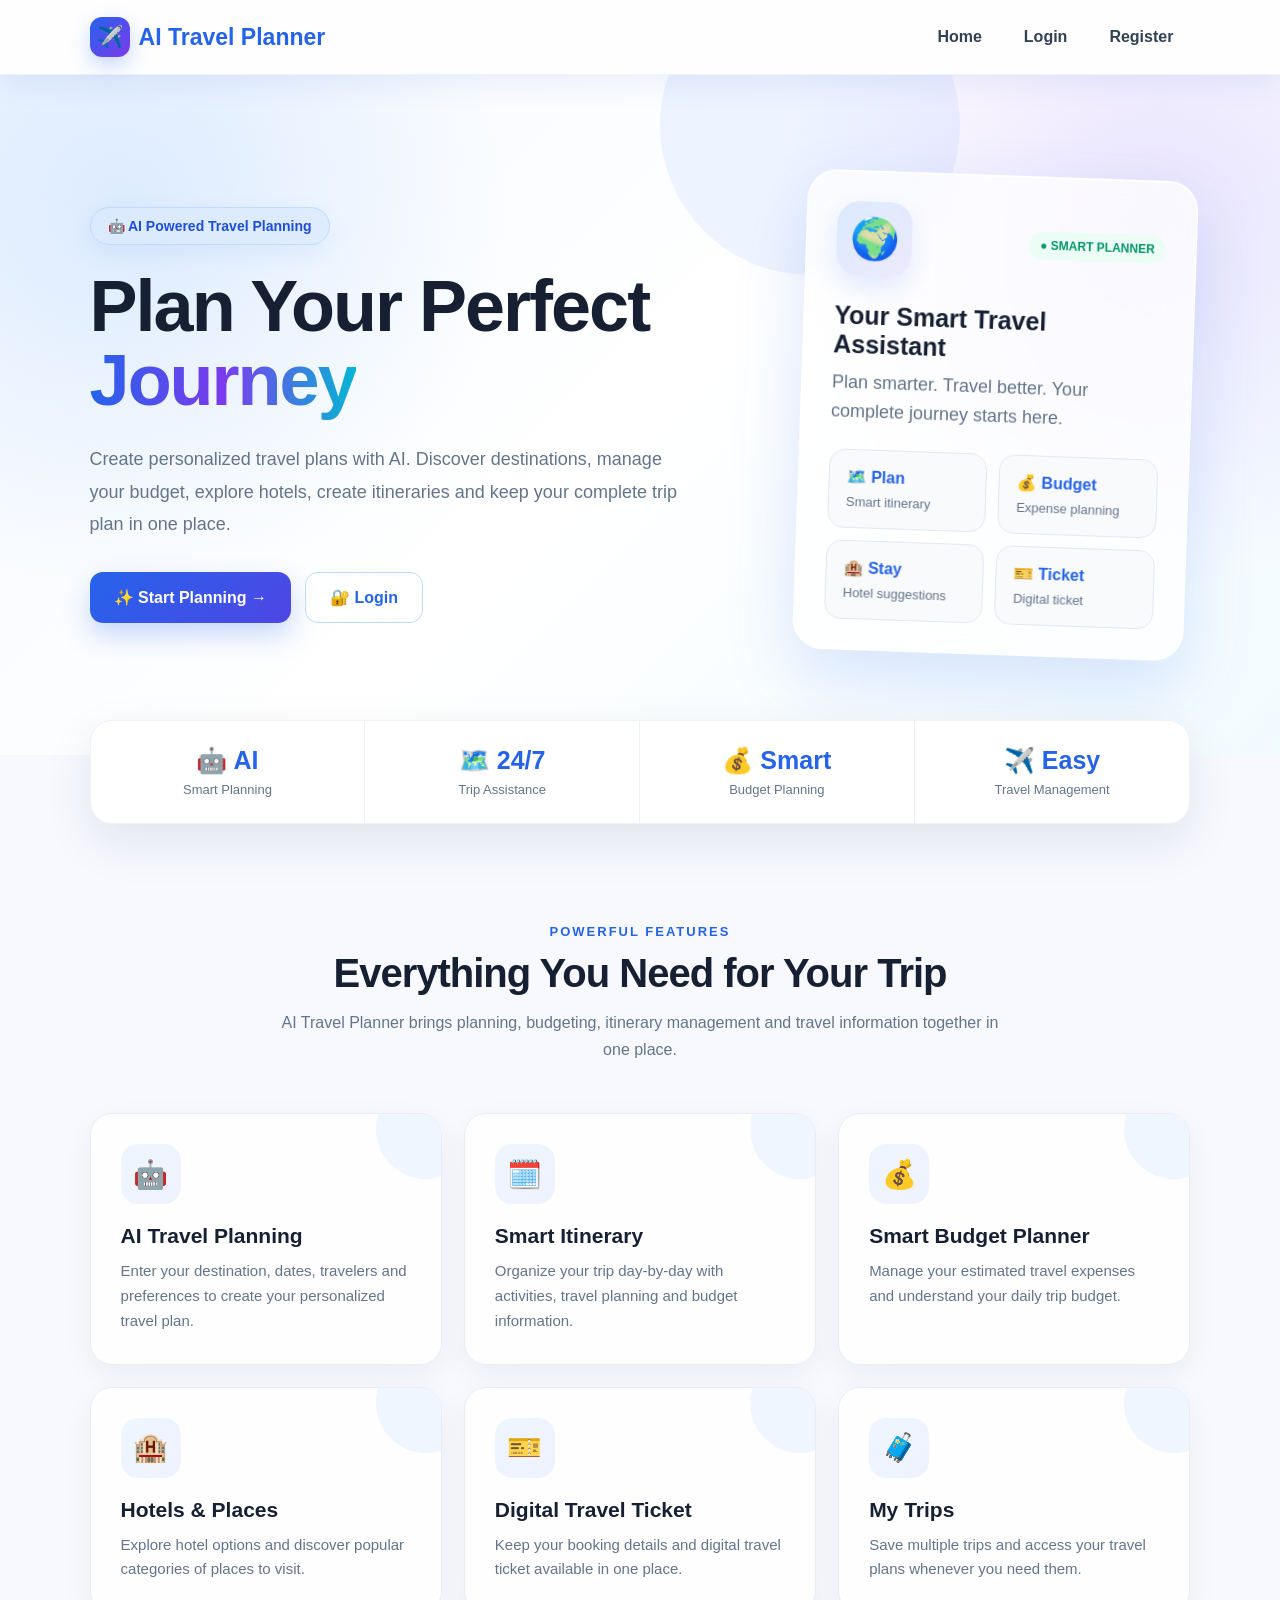
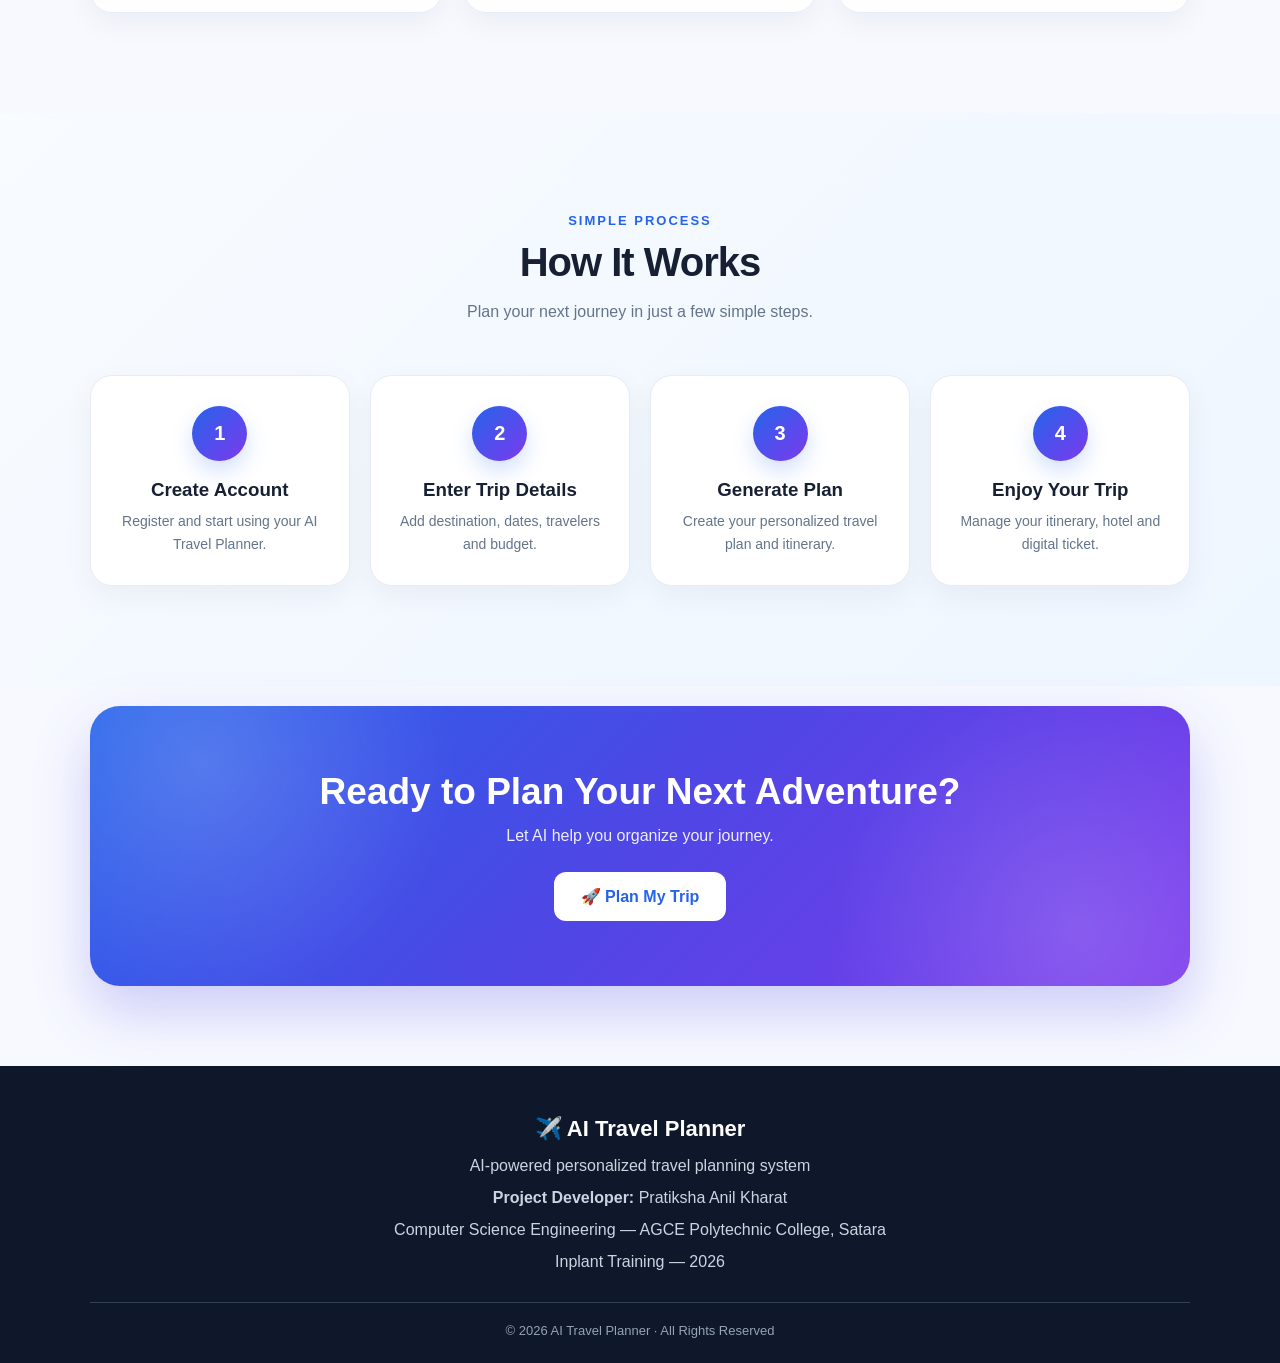
<file: index.html>
<!DOCTYPE html>
<html lang="en">
<head>
    <meta charset="UTF-8">
    <meta name="viewport" content="width=device-width, initial-scale=1.0">

    <title>AI Travel Planner</title>

    <style>
        * {
            margin: 0;
            padding: 0;
            box-sizing: border-box;
        }

        html {
            scroll-behavior: smooth;
        }

        body {
            font-family: Arial, Helvetica, sans-serif;
            color: #172033;
            background: #f7f9ff;
            overflow-x: hidden;
        }

        /* ================= NAVBAR ================= */

        .navbar {
            position: sticky;
            top: 0;
            z-index: 1000;

            display: flex;
            justify-content: space-between;
            align-items: center;

            padding: 17px 7%;

            background: rgba(255,255,255,0.82);
            backdrop-filter: blur(18px);
            -webkit-backdrop-filter: blur(18px);

            border-bottom: 1px solid rgba(37,99,235,0.08);

            box-shadow: 0 8px 30px rgba(30,64,175,0.08);
        }

        .logo {
            display: flex;
            align-items: center;
            gap: 9px;

            font-size: 23px;
            font-weight: 800;

            color: #2563eb;
        }

        .logo-icon {
            width: 40px;
            height: 40px;

            display: flex;
            align-items: center;
            justify-content: center;

            border-radius: 12px;

            background: linear-gradient(135deg,#2563eb,#7c3aed);

            color: white;
            font-size: 21px;

            box-shadow: 0 8px 20px rgba(37,99,235,0.25);
        }

        .nav-links {
            display: flex;
            gap: 8px;
            list-style: none;
        }

        .nav-links a {
            text-decoration: none;
            color: #334155;

            padding: 10px 17px;
            border-radius: 10px;

            font-weight: 700;
            transition: 0.25s;
        }

        .nav-links a:hover {
            color: #2563eb;
            background: #eff6ff;
            transform: translateY(-2px);
        }

        /* ================= HERO ================= */

        .hero {
            min-height: 680px;

            display: flex;
            align-items: center;
            justify-content: space-between;

            gap: 60px;

            padding: 85px 7%;

            position: relative;
            overflow: hidden;

            background:
                radial-gradient(circle at 10% 20%, rgba(96,165,250,0.18), transparent 30%),
                radial-gradient(circle at 90% 20%, rgba(139,92,246,0.16), transparent 30%),
                linear-gradient(135deg,#f5f9ff,#ffffff,#f2fbff);
        }

        .hero::before {
            content: "";

            position: absolute;

            width: 300px;
            height: 300px;

            border-radius: 50%;

            background: rgba(59,130,246,0.08);

            top: -100px;
            right: 25%;
        }

        .hero-content {
            max-width: 650px;
            position: relative;
            z-index: 2;
        }

        .badge {
            display: inline-flex;
            align-items: center;
            gap: 8px;

            padding: 10px 17px;

            border-radius: 50px;

            background: rgba(219,234,254,0.8);
            border: 1px solid #bfdbfe;

            color: #1d4ed8;

            font-size: 14px;
            font-weight: 800;

            margin-bottom: 24px;

            box-shadow: 0 8px 25px rgba(37,99,235,0.08);
        }

        .hero h1 {
            font-size: clamp(44px,6vw,72px);
            line-height: 1.04;

            letter-spacing: -2px;

            margin-bottom: 25px;
        }

        .gradient-text {
            background: linear-gradient(90deg,#2563eb,#7c3aed,#06b6d4);

            -webkit-background-clip: text;
            background-clip: text;

            color: transparent;
        }

        .hero p {
            font-size: 18px;
            line-height: 1.8;

            color: #64748b;

            max-width: 600px;

            margin-bottom: 32px;
        }

        .hero-buttons {
            display: flex;
            gap: 14px;
            flex-wrap: wrap;
        }

        .primary-btn,
        .outline-btn {
            display: inline-flex;
            align-items: center;
            justify-content: center;
            gap: 8px;

            text-decoration: none;

            padding: 15px 24px;

            border-radius: 13px;

            font-weight: 800;

            transition: 0.25s;
        }

        .primary-btn {
            color: white;

            background: linear-gradient(135deg,#2563eb,#4f46e5);

            box-shadow: 0 12px 28px rgba(37,99,235,0.25);
        }

        .primary-btn:hover {
            transform: translateY(-4px);
            box-shadow: 0 18px 35px rgba(37,99,235,0.32);
        }

        .outline-btn {
            color: #2563eb;

            background: rgba(255,255,255,0.8);

            border: 1px solid #bfdbfe;
        }

        .outline-btn:hover {
            background: #eff6ff;
            transform: translateY(-3px);
        }

        /* ================= HERO CARD ================= */

        .hero-visual {
            width: 430px;
            min-width: 320px;

            position: relative;
            z-index: 2;
        }

        .travel-card {
            position: relative;

            padding: 30px;

            border-radius: 30px;

            background: rgba(255,255,255,0.72);

            backdrop-filter: blur(20px);
            -webkit-backdrop-filter: blur(20px);

            border: 1px solid rgba(255,255,255,0.9);

            box-shadow:
                0 30px 70px rgba(37,99,235,0.16),
                inset 0 1px 0 rgba(255,255,255,0.9);

            transform: rotate(2deg);

            animation: floating 4s ease-in-out infinite;
        }

        @keyframes floating {
            0%,100% {
                transform: rotate(2deg) translateY(0);
            }

            50% {
                transform: rotate(2deg) translateY(-10px);
            }
        }

        .card-top {
            display: flex;
            justify-content: space-between;
            align-items: center;

            margin-bottom: 25px;
        }

        .travel-icon {
            width: 75px;
            height: 75px;

            display: flex;
            align-items: center;
            justify-content: center;

            border-radius: 22px;

            font-size: 40px;

            background: linear-gradient(135deg,#dbeafe,#ede9fe);

            box-shadow: 0 12px 25px rgba(37,99,235,0.12);
        }

        .live-badge {
            padding: 7px 11px;

            border-radius: 30px;

            background: #ecfdf5;
            color: #059669;

            font-size: 12px;
            font-weight: 800;
        }

        .travel-card h3 {
            font-size: 25px;
            margin-bottom: 9px;
        }

        .travel-card > p {
            color: #64748b;
            line-height: 1.6;
            margin-bottom: 23px;
        }

        .mini-info {
            display: grid;
            grid-template-columns: 1fr 1fr;
            gap: 12px;
        }

        .mini-box {
            padding: 17px;

            border-radius: 16px;

            background: rgba(248,250,252,0.9);

            border: 1px solid #e2e8f0;

            transition: 0.25s;
        }

        .mini-box:hover {
            transform: translateY(-4px);
            border-color: #bfdbfe;
            box-shadow: 0 10px 20px rgba(37,99,235,0.08);
        }

        .mini-box strong {
            display: block;

            color: #2563eb;

            margin-bottom: 6px;
        }

        .mini-box span {
            color: #64748b;
            font-size: 13px;
        }

        /* ================= STATS ================= */

        .stats {
            margin: -35px auto 0;

            width: 86%;

            position: relative;
            z-index: 5;

            display: grid;
            grid-template-columns: repeat(4,1fr);

            background: white;

            border-radius: 22px;

            box-shadow: 0 18px 50px rgba(15,23,42,0.09);

            border: 1px solid #edf2f7;

            overflow: hidden;
        }

        .stat {
            text-align: center;
            padding: 25px 15px;

            border-right: 1px solid #edf2f7;
        }

        .stat:last-child {
            border-right: none;
        }

        .stat strong {
            display: block;

            font-size: 25px;

            color: #2563eb;

            margin-bottom: 5px;
        }

        .stat span {
            color: #64748b;
            font-size: 13px;
        }

        /* ================= SECTION ================= */

        .section {
            padding: 100px 7%;
        }

        .section-title {
            text-align: center;

            max-width: 720px;

            margin: 0 auto 50px;
        }

        .section-label {
            color: #2563eb;

            font-size: 13px;
            font-weight: 800;

            text-transform: uppercase;

            letter-spacing: 2px;

            margin-bottom: 12px;
        }

        .section-title h2 {
            font-size: 40px;
            letter-spacing: -1px;

            margin-bottom: 13px;
        }

        .section-title p {
            color: #64748b;
            line-height: 1.7;
        }

        /* ================= FEATURES ================= */

        .features-grid {
            display: grid;

            grid-template-columns: repeat(3,1fr);

            gap: 22px;
        }

        .feature-card {
            position: relative;

            padding: 30px;

            border-radius: 22px;

            background: rgba(255,255,255,0.9);

            border: 1px solid #e8edf5;

            box-shadow: 0 10px 30px rgba(15,23,42,0.05);

            cursor: pointer;

            overflow: hidden;

            transition: 0.3s;
        }

        .feature-card::before {
            content: "";

            position: absolute;

            width: 100px;
            height: 100px;

            border-radius: 50%;

            background: #eff6ff;

            right: -35px;
            top: -35px;

            transition: 0.3s;
        }

        .feature-card:hover {
            transform: translateY(-9px);

            border-color: #bfdbfe;

            box-shadow: 0 20px 45px rgba(37,99,235,0.13);
        }

        .feature-card:hover::before {
            transform: scale(1.5);
        }

        .feature-icon {
            position: relative;
            z-index: 2;

            width: 60px;
            height: 60px;

            display: flex;
            align-items: center;
            justify-content: center;

            border-radius: 17px;

            background: linear-gradient(135deg,#eff6ff,#eef2ff);

            font-size: 28px;

            margin-bottom: 20px;
        }

        .feature-card h3 {
            font-size: 21px;
            margin-bottom: 11px;
        }

        .feature-card p {
            color: #64748b;
            line-height: 1.65;
            font-size: 15px;
        }

        /* ================= HOW IT WORKS ================= */

        .how-section {
            background:
                linear-gradient(135deg,#f8fbff,#eef6ff);
        }

        .steps {
            display: grid;

            grid-template-columns: repeat(4,1fr);

            gap: 20px;
        }

        .step {
            text-align: center;

            padding: 30px 22px;

            background: white;

            border-radius: 22px;

            border: 1px solid #e8edf5;

            box-shadow: 0 10px 30px rgba(15,23,42,0.05);

            cursor: pointer;

            transition: 0.3s;
        }

        .step:hover {
            transform: translateY(-7px);
            box-shadow: 0 18px 35px rgba(37,99,235,0.12);
        }

        .step-number {
            width: 55px;
            height: 55px;

            display: flex;
            align-items: center;
            justify-content: center;

            margin: 0 auto 18px;

            border-radius: 50%;

            background: linear-gradient(135deg,#2563eb,#7c3aed);

            color: white;

            font-size: 20px;
            font-weight: 800;

            box-shadow: 0 10px 22px rgba(37,99,235,0.2);
        }

        .step h3 {
            margin-bottom: 9px;
        }

        .step p {
            color: #64748b;

            font-size: 14px;

            line-height: 1.6;
        }

        /* ================= CTA ================= */

        .cta {
            position: relative;

            margin: 20px 7% 80px;

            padding: 65px 30px;

            text-align: center;

            border-radius: 30px;

            overflow: hidden;

            color: white;

            background:
                radial-gradient(circle at 10% 20%,rgba(255,255,255,0.18),transparent 25%),
                radial-gradient(circle at 90% 80%,rgba(255,255,255,0.16),transparent 25%),
                linear-gradient(135deg,#2563eb,#4f46e5,#7c3aed);

            box-shadow: 0 25px 55px rgba(79,70,229,0.25);
        }

        .cta h2 {
            font-size: 37px;
            margin-bottom: 14px;
        }

        .cta p {
            opacity: 0.9;
            margin-bottom: 27px;
        }

        .cta a {
            display: inline-flex;

            align-items: center;
            justify-content: center;

            gap: 8px;

            padding: 15px 27px;

            border-radius: 12px;

            background: white;

            color: #2563eb;

            text-decoration: none;

            font-weight: 800;

            transition: 0.25s;
        }

        .cta a:hover {
            transform: translateY(-4px);

            box-shadow: 0 12px 25px rgba(0,0,0,0.18);
        }

        /* ================= FOOTER ================= */

        footer {
            padding: 50px 7% 25px;

            text-align: center;

            background: #0f172a;

            color: white;
        }

        footer h3 {
            font-size: 22px;
            margin-bottom: 12px;
        }

        footer p {
            color: #cbd5e1;
            margin: 8px 0;
            line-height: 1.5;
        }

        .copyright {
            margin-top: 28px;

            padding-top: 20px;

            border-top: 1px solid #334155;

            color: #94a3b8;

            font-size: 13px;
        }

        /* ================= MOBILE ================= */

        @media (max-width: 1000px) {

            .hero {
                flex-direction: column;
                text-align: center;
            }

            .hero-content {
                max-width: 750px;
            }

            .hero p {
                margin-left: auto;
                margin-right: auto;
            }

            .hero-buttons {
                justify-content: center;
            }

            .hero-visual {
                max-width: 440px;
                width: 100%;
            }

            .features-grid {
                grid-template-columns: 1fr 1fr;
            }

            .steps {
                grid-template-columns: 1fr 1fr;
            }
        }

        @media (max-width: 700px) {

            .navbar {
                padding: 14px 5%;
            }

            .logo {
                font-size: 17px;
            }

            .logo-icon {
                width: 35px;
                height: 35px;
                font-size: 18px;
            }

            .nav-links {
                gap: 2px;
            }

            .nav-links a {
                padding: 8px 7px;
                font-size: 12px;
            }

            .hero {
                padding: 65px 5% 80px;
            }

            .hero h1 {
                font-size: 42px;
            }

            .hero p {
                font-size: 16px;
            }

            .travel-card {
                padding: 23px;
            }

            .stats {
                width: 90%;
                grid-template-columns: 1fr 1fr;
            }

            .stat {
                border-right: 1px solid #edf2f7;
                border-bottom: 1px solid #edf2f7;
            }

            .stat:nth-child(2) {
                border-right: none;
            }

            .stat:nth-child(3),
            .stat:nth-child(4) {
                border-bottom: none;
            }

            .section {
                padding: 70px 5%;
            }

            .section-title h2 {
                font-size: 31px;
            }

            .features-grid,
            .steps {
                grid-template-columns: 1fr;
            }

            .cta {
                margin-left: 5%;
                margin-right: 5%;
                margin-bottom: 55px;
                padding: 50px 22px;
            }

            .cta h2 {
                font-size: 29px;
            }
        }

        @media (max-width: 430px) {

            .nav-links a {
                font-size: 11px;
                padding: 7px 5px;
            }

            .hero h1 {
                font-size: 36px;
            }

            .mini-info {
                grid-template-columns: 1fr;
            }
        }
    </style>
</head>

<body>

<!-- ================= NAVBAR ================= -->

<nav class="navbar">

    <div class="logo">
        <div class="logo-icon">✈️</div>
        AI Travel Planner
    </div>

    <ul class="nav-links">

        <li>
            <a href="index.html">Home</a>
        </li>

        <li>
            <a href="login.html">Login</a>
        </li>

        <li>
            <a href="register.html">Register</a>
        </li>

    </ul>

</nav>


<!-- ================= HERO ================= -->

<section class="hero">

    <div class="hero-content">

        <div class="badge">
            🤖 AI Powered Travel Planning
        </div>

        <h1>
            Plan Your Perfect
            <span class="gradient-text">Journey</span>
        </h1>

        <p>
            Create personalized travel plans with AI.
            Discover destinations, manage your budget,
            explore hotels, create itineraries and keep
            your complete trip plan in one place.
        </p>

        <div class="hero-buttons">

            <a href="planner.html" class="primary-btn">
                ✨ Start Planning →
            </a>

            <a href="login.html" class="outline-btn">
                🔐 Login
            </a>

        </div>

    </div>


    <div class="hero-visual">

        <div class="travel-card">

            <div class="card-top">

                <div class="travel-icon">
                    🌍
                </div>

                <div class="live-badge">
                    ● SMART PLANNER
                </div>

            </div>

            <h3>
                Your Smart Travel Assistant
            </h3>

            <p>
                Plan smarter. Travel better.
                Your complete journey starts here.
            </p>

            <div class="mini-info">

                <div class="mini-box">
                    <strong>🗺️ Plan</strong>
                    <span>Smart itinerary</span>
                </div>

                <div class="mini-box">
                    <strong>💰 Budget</strong>
                    <span>Expense planning</span>
                </div>

                <div class="mini-box">
                    <strong>🏨 Stay</strong>
                    <span>Hotel suggestions</span>
                </div>

                <div class="mini-box">
                    <strong>🎫 Ticket</strong>
                    <span>Digital ticket</span>
                </div>

            </div>

        </div>

    </div>

</section>


<!-- ================= STATS ================= -->

<div class="stats">

    <div class="stat">
        <strong>🤖 AI</strong>
        <span>Smart Planning</span>
    </div>

    <div class="stat">
        <strong>🗺️ 24/7</strong>
        <span>Trip Assistance</span>
    </div>

    <div class="stat">
        <strong>💰 Smart</strong>
        <span>Budget Planning</span>
    </div>

    <div class="stat">
        <strong>✈️ Easy</strong>
        <span>Travel Management</span>
    </div>

</div>


<!-- ================= FEATURES ================= -->

<section class="section">

    <div class="section-title">

        <div class="section-label">
            Powerful Features
        </div>

        <h2>
            Everything You Need for Your Trip
        </h2>

        <p>
            AI Travel Planner brings planning,
            budgeting, itinerary management and
            travel information together in one place.
        </p>

    </div>


    <div class="features-grid">

        <div class="feature-card"
             onclick="location.href='planner.html'">

            <div class="feature-icon">
                🤖
            </div>

            <h3>
                AI Travel Planning
            </h3>

            <p>
                Enter your destination, dates,
                travelers and preferences to create
                your personalized travel plan.
            </p>

        </div>


        <div class="feature-card"
             onclick="location.href='itinerary.html'">

            <div class="feature-icon">
                🗓️
            </div>

            <h3>
                Smart Itinerary
            </h3>

            <p>
                Organize your trip day-by-day with
                activities, travel planning and
                budget information.
            </p>

        </div>


        <div class="feature-card"
             onclick="location.href='planner.html'">

            <div class="feature-icon">
                💰
            </div>

            <h3>
                Smart Budget Planner
            </h3>

            <p>
                Manage your estimated travel expenses
                and understand your daily trip budget.
            </p>

        </div>


        <div class="feature-card"
             onclick="location.href='hotels.html'">

            <div class="feature-icon">
                🏨
            </div>

            <h3>
                Hotels & Places
            </h3>

            <p>
                Explore hotel options and discover
                popular categories of places to visit.
            </p>

        </div>


        <div class="feature-card"
             onclick="location.href='ticket.html'">

            <div class="feature-icon">
                🎫
            </div>

            <h3>
                Digital Travel Ticket
            </h3>

            <p>
                Keep your booking details and digital
                travel ticket available in one place.
            </p>

        </div>


        <div class="feature-card"
             onclick="location.href='my-trips.html'">

            <div class="feature-icon">
                🧳
            </div>

            <h3>
                My Trips
            </h3>

            <p>
                Save multiple trips and access your
                travel plans whenever you need them.
            </p>

        </div>

    </div>

</section>


<!-- ================= HOW IT WORKS ================= -->

<section class="section how-section">

    <div class="section-title">

        <div class="section-label">
            Simple Process
        </div>

        <h2>
            How It Works
        </h2>

        <p>
            Plan your next journey in just a few simple steps.
        </p>

    </div>


    <div class="steps">

        <div class="step"
             onclick="location.href='register.html'">

            <div class="step-number">
                1
            </div>

            <h3>
                Create Account
            </h3>

            <p>
                Register and start using your
                AI Travel Planner.
            </p>

        </div>


        <div class="step"
             onclick="location.href='planner.html'">

            <div class="step-number">
                2
            </div>

            <h3>
                Enter Trip Details
            </h3>

            <p>
                Add destination, dates,
                travelers and budget.
            </p>

        </div>


        <div class="step"
             onclick="location.href='planner.html'">

            <div class="step-number">
                3
            </div>

            <h3>
                Generate Plan
            </h3>

            <p>
                Create your personalized
                travel plan and itinerary.
            </p>

        </div>


        <div class="step"
             onclick="location.href='itinerary.html'">

            <div class="step-number">
                4
            </div>

            <h3>
                Enjoy Your Trip
            </h3>

            <p>
                Manage your itinerary,
                hotel and digital ticket.
            </p>

        </div>

    </div>

</section>


<!-- ================= CTA ================= -->

<section class="cta">

    <h2>
        Ready to Plan Your Next Adventure?
    </h2>

    <p>
        Let AI help you organize your journey.
    </p>

    <a href="planner.html">
        🚀 Plan My Trip
    </a>

</section>


<!-- ================= FOOTER ================= -->

<footer>

    <h3>
        ✈️ AI Travel Planner
    </h3>

    <p>
        AI-powered personalized travel planning system
    </p>

    <p>
        <strong>Project Developer:</strong>
        Pratiksha Anil Kharat
    </p>

    <p>
        Computer Science Engineering —
        AGCE Polytechnic College, Satara
    </p>

    <p>
        Inplant Training — 2026
    </p>

    <div class="copyright">
        © 2026 AI Travel Planner · All Rights Reserved
    </div>

</footer>

</body>
</html>
</file>
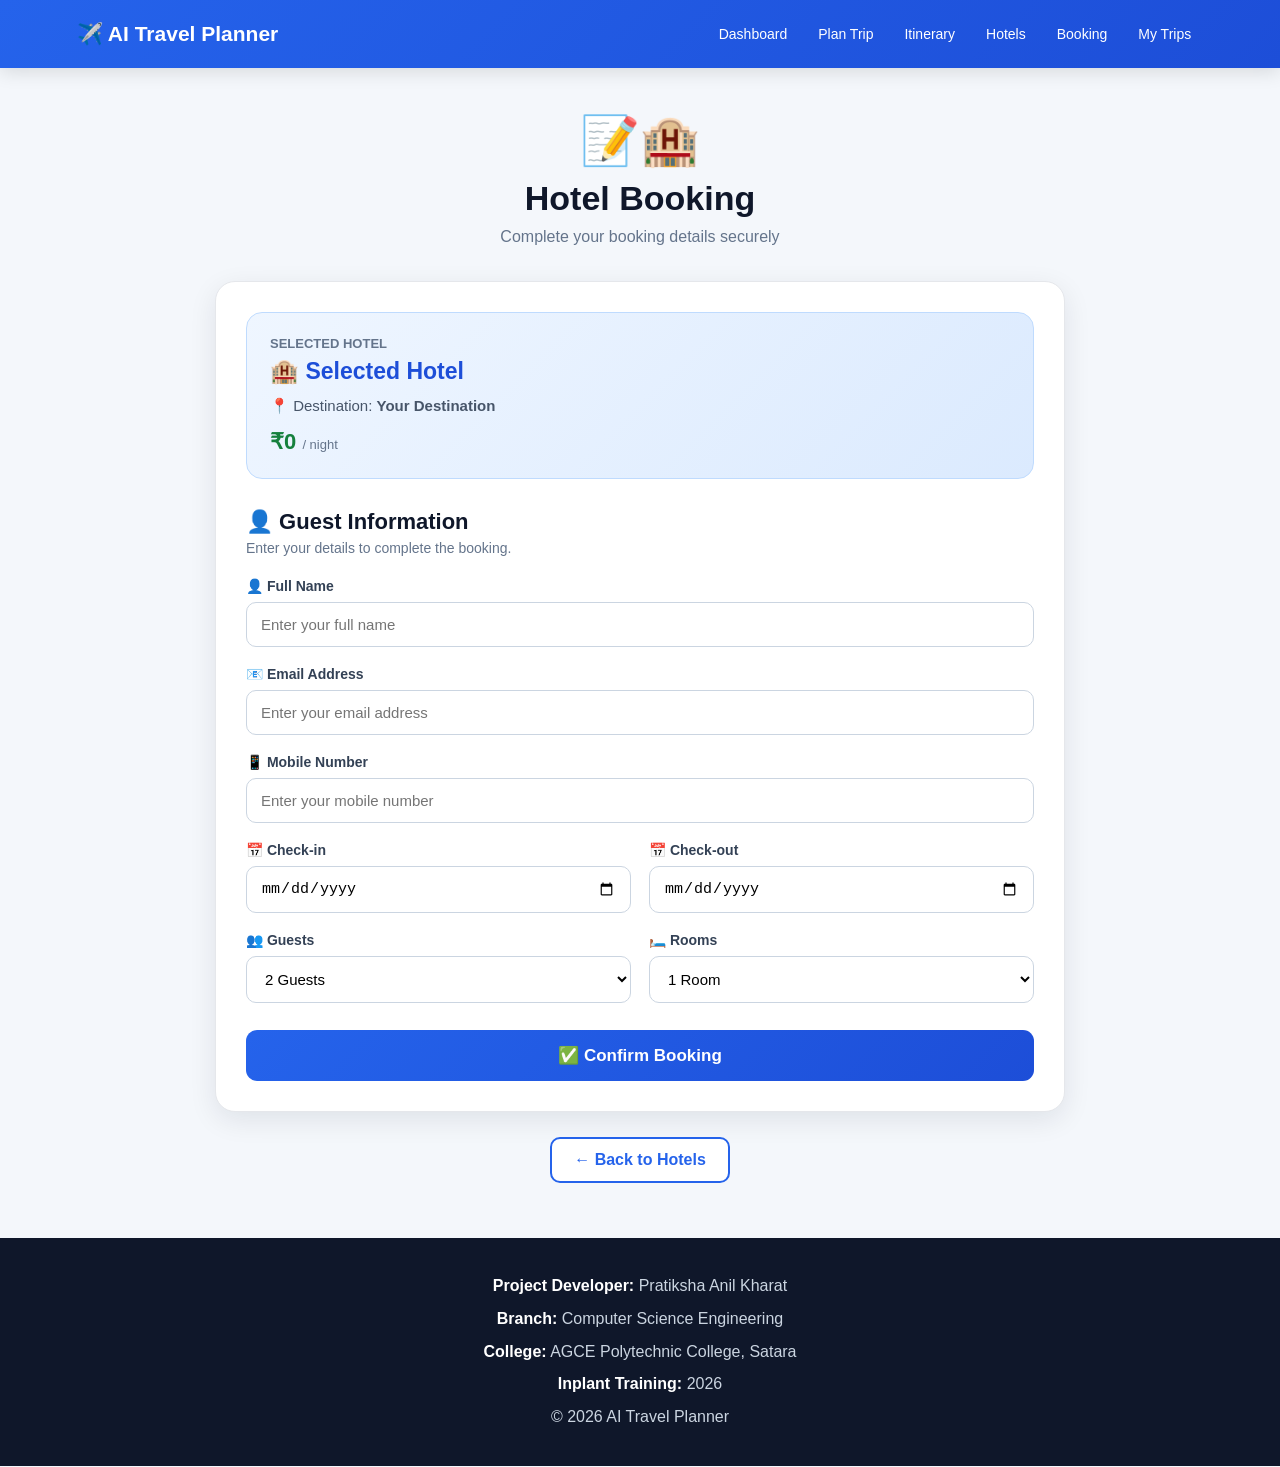
<file: booking.html>
<!DOCTYPE html>
<html lang="en">
<head>

<meta charset="UTF-8">
<meta name="viewport" content="width=device-width, initial-scale=1.0">

<title>Booking - AI Travel Planner</title>

<style>

/* ================================
   RESET
================================ */

* {
    margin: 0;
    padding: 0;
    box-sizing: border-box;
}


/* ================================
   BODY
================================ */

body {
    font-family: Arial, Helvetica, sans-serif;
    background: #f4f7fb;
    color: #1e293b;
}


/* ================================
   NAVBAR
================================ */

.navbar {
    background: linear-gradient(135deg, #2563eb, #1d4ed8);
    padding: 17px 6%;
    display: flex;
    justify-content: space-between;
    align-items: center;
    gap: 20px;
    flex-wrap: wrap;
    box-shadow: 0 4px 18px rgba(0,0,0,0.12);
}

.logo {
    color: white;
    font-size: 21px;
    font-weight: bold;
    white-space: nowrap;
}

.nav-links {
    display: flex;
    gap: 7px;
    flex-wrap: wrap;
    justify-content: center;
}

.nav-links a {
    color: white;
    text-decoration: none;
    padding: 9px 12px;
    border-radius: 8px;
    font-size: 14px;
    transition: 0.3s;
}

.nav-links a:hover {
    background: rgba(255,255,255,0.18);
}


/* ================================
   HEADER
================================ */

.page-header {
    text-align: center;
    padding: 45px 20px 25px;
}

.header-icon {
    font-size: 48px;
    margin-bottom: 10px;
}

.page-header h1 {
    color: #0f172a;
    font-size: 34px;
    margin-bottom: 10px;
}

.page-header p {
    color: #64748b;
    font-size: 16px;
}


/* ================================
   MAIN CONTAINER
================================ */

.container {
    width: 92%;
    max-width: 850px;
    margin: 10px auto 55px;
}


/* ================================
   BOOKING CARD
================================ */

.booking-card {
    background: white;
    padding: 30px;
    border-radius: 20px;
    box-shadow: 0 8px 28px rgba(15,23,42,0.09);
    border: 1px solid #e5e7eb;
}


/* ================================
   HOTEL SUMMARY
================================ */

.hotel-box {
    background: linear-gradient(135deg, #eff6ff, #dbeafe);
    padding: 23px;
    border-radius: 16px;
    margin-bottom: 30px;
    border: 1px solid #bfdbfe;
}

.hotel-label {
    color: #64748b;
    font-size: 13px;
    font-weight: bold;
    text-transform: uppercase;
    margin-bottom: 7px;
}

.hotel-box h2 {
    color: #1d4ed8;
    font-size: 23px;
    margin-bottom: 12px;
}

.destination {
    color: #475569;
    font-size: 15px;
}

.price {
    color: #15803d;
    font-weight: bold;
    font-size: 22px;
    margin-top: 14px;
}

.price small {
    font-size: 13px;
    color: #64748b;
    font-weight: normal;
}


/* ================================
   FORM TITLE
================================ */

.form-title {
    margin-bottom: 22px;
}

.form-title h2 {
    font-size: 22px;
    color: #0f172a;
    margin-bottom: 5px;
}

.form-title p {
    color: #64748b;
    font-size: 14px;
}


/* ================================
   FORM
================================ */

.form-group {
    margin-bottom: 19px;
}

label {
    display: block;
    margin-bottom: 8px;
    font-weight: bold;
    color: #334155;
    font-size: 14px;
}

input,
select {
    width: 100%;
    padding: 13px 14px;
    border: 1px solid #cbd5e1;
    border-radius: 10px;
    font-size: 15px;
    outline: none;
    background: white;
    transition: 0.3s;
}

input:focus,
select:focus {
    border-color: #2563eb;
    box-shadow: 0 0 0 3px rgba(37,99,235,0.10);
}

.form-row {
    display: grid;
    grid-template-columns: 1fr 1fr;
    gap: 18px;
}


/* ================================
   CONFIRM BUTTON
================================ */

.book-button {
    width: 100%;
    padding: 15px;
    border: none;
    border-radius: 11px;
    background: linear-gradient(135deg, #2563eb, #1d4ed8);
    color: white;
    font-size: 17px;
    font-weight: bold;
    cursor: pointer;
    margin-top: 8px;
    transition: 0.3s;
}

.book-button:hover {
    transform: translateY(-2px);
    box-shadow: 0 8px 18px rgba(37,99,235,0.25);
}


/* ================================
   SUCCESS MESSAGE
================================ */

.success {
    display: none;
    margin-top: 25px;
    padding: 22px;
    background: #ecfdf5;
    color: #166534;
    border: 1px solid #bbf7d0;
    border-radius: 15px;
    line-height: 1.8;
}

.success h3 {
    font-size: 22px;
    margin-bottom: 10px;
}

.success p {
    margin: 3px 0;
}

.success .book-button {
    background: linear-gradient(135deg, #16a34a, #15803d);
}


/* ================================
   BACK BUTTON
================================ */

.back-btn {
    display: block;
    width: fit-content;
    margin: 25px auto 0;
    padding: 12px 22px;
    background: white;
    color: #2563eb;
    border: 2px solid #2563eb;
    text-decoration: none;
    border-radius: 10px;
    font-weight: bold;
    transition: 0.3s;
}

.back-btn:hover {
    background: #2563eb;
    color: white;
}


/* ================================
   FOOTER
================================ */

footer {
    background: #0f172a;
    color: #cbd5e1;
    text-align: center;
    padding: 30px 20px;
    line-height: 1.8;
}

footer strong {
    color: white;
}

footer p {
    margin: 4px 0;
}


/* ================================
   MOBILE
================================ */

@media (max-width: 700px) {

    .navbar {
        flex-direction: column;
        padding: 16px;
    }

    .nav-links {
        width: 100%;
    }

    .nav-links a {
        font-size: 12px;
        padding: 7px 8px;
    }

    .page-header {
        padding-top: 30px;
    }

    .page-header h1 {
        font-size: 28px;
    }

    .container {
        width: 94%;
    }

    .booking-card {
        padding: 20px;
    }

    .form-row {
        grid-template-columns: 1fr;
        gap: 0;
    }

}


/* ================================
   SMALL MOBILE
================================ */

@media (max-width: 430px) {

    .logo {
        font-size: 18px;
    }

    .hotel-box h2 {
        font-size: 20px;
    }

    .price {
        font-size: 20px;
    }

}


/* ================================
   PRINT
================================ */

@media print {

    .navbar,
    .back-btn,
    footer,
    form {
        display: none;
    }

    body {
        background: white;
    }

    .container {
        width: 100%;
        max-width: 100%;
    }

}

</style>

</head>


<body>


<!-- ================================
     NAVBAR
================================ -->

<nav class="navbar">

    <div class="logo">
        ✈️ AI Travel Planner
    </div>

    <div class="nav-links">

        <a href="dashboard.html">
            Dashboard
        </a>

        <a href="planner.html">
            Plan Trip
        </a>

        <a href="itinerary.html">
            Itinerary
        </a>

        <a href="hotels.html">
            Hotels
        </a>

        <a href="booking.html">
            Booking
        </a>

        <a href="my-trips.html">
            My Trips
        </a>

    </div>

</nav>



<!-- ================================
     HEADER
================================ -->

<div class="page-header">

    <div class="header-icon">
        📝🏨
    </div>

    <h1>
        Hotel Booking
    </h1>

    <p>
        Complete your booking details securely
    </p>

</div>



<!-- ================================
     MAIN
================================ -->

<div class="container">


    <div class="booking-card">


        <!-- HOTEL SUMMARY -->

        <div class="hotel-box">

            <div class="hotel-label">
                Selected Hotel
            </div>

            <h2 id="hotelName">
                🏨 Selected Hotel
            </h2>

            <p class="destination">
                📍 Destination:
                <strong id="destination">
                    Your Destination
                </strong>
            </p>

            <div class="price">

                ₹<span id="hotelPrice">0</span>

                <small>
                    / night
                </small>

            </div>

        </div>



        <!-- FORM TITLE -->

        <div class="form-title">

            <h2>
                👤 Guest Information
            </h2>

            <p>
                Enter your details to complete the booking.
            </p>

        </div>



        <!-- BOOKING FORM -->

        <form id="bookingForm">


            <!-- NAME -->

            <div class="form-group">

                <label>
                    👤 Full Name
                </label>

                <input
                    type="text"
                    id="fullName"
                    placeholder="Enter your full name"
                    required
                >

            </div>



            <!-- EMAIL -->

            <div class="form-group">

                <label>
                    📧 Email Address
                </label>

                <input
                    type="email"
                    id="email"
                    placeholder="Enter your email address"
                    required
                >

            </div>



            <!-- MOBILE -->

            <div class="form-group">

                <label>
                    📱 Mobile Number
                </label>

                <input
                    type="tel"
                    id="mobile"
                    placeholder="Enter your mobile number"
                    required
                >

            </div>



            <!-- DATES -->

            <div class="form-row">

                <div class="form-group">

                    <label>
                        📅 Check-in
                    </label>

                    <input
                        type="date"
                        id="checkin"
                        required
                    >

                </div>


                <div class="form-group">

                    <label>
                        📅 Check-out
                    </label>

                    <input
                        type="date"
                        id="checkout"
                        required
                    >

                </div>

            </div>



            <!-- GUESTS & ROOMS -->

            <div class="form-row">

                <div class="form-group">

                    <label>
                        👥 Guests
                    </label>

                    <select id="guests">

                        <option value="1">
                            1 Guest
                        </option>

                        <option value="2" selected>
                            2 Guests
                        </option>

                        <option value="3">
                            3 Guests
                        </option>

                        <option value="4">
                            4 Guests
                        </option>

                        <option value="5">
                            5 Guests
                        </option>

                        <option value="6">
                            6 Guests
                        </option>

                    </select>

                </div>


                <div class="form-group">

                    <label>
                        🛏️ Rooms
                    </label>

                    <select id="rooms">

                        <option value="1" selected>
                            1 Room
                        </option>

                        <option value="2">
                            2 Rooms
                        </option>

                        <option value="3">
                            3 Rooms
                        </option>

                        <option value="4">
                            4 Rooms
                        </option>

                    </select>

                </div>

            </div>



            <!-- CONFIRM -->

            <button
                type="submit"
                class="book-button">

                ✅ Confirm Booking

            </button>


        </form>



        <!-- SUCCESS -->

        <div
            id="successMessage"
            class="success">
        </div>


    </div>



    <!-- BACK -->

    <a
        href="hotels.html"
        class="back-btn">

        ← Back to Hotels

    </a>


</div>



<!-- ================================
     FOOTER
================================ -->

<footer>

    <p>
        <strong>Project Developer:</strong>
        Pratiksha Anil Kharat
    </p>

    <p>
        <strong>Branch:</strong>
        Computer Science Engineering
    </p>

    <p>
        <strong>College:</strong>
        AGCE Polytechnic College, Satara
    </p>

    <p>
        <strong>Inplant Training:</strong>
        2026
    </p>

    <p>
        © 2026 AI Travel Planner
    </p>

</footer>



<script>

/* ================================
   GET SELECTED HOTEL
================================ */

const selectedHotel =
    localStorage.getItem("selectedHotel");


/* ================================
   GET TRIP
================================ */

const tripData =
    localStorage.getItem("aiTravelTrip");



/* ================================
   DISPLAY HOTEL
================================ */

if (selectedHotel) {

    const hotel =
        JSON.parse(selectedHotel);

    document.getElementById("hotelName")
        .innerText =
        "🏨 " + hotel.name;

    document.getElementById("hotelPrice")
        .innerText =
        hotel.price;
}



/* ================================
   DISPLAY DESTINATION
================================ */

if (tripData) {

    const trip =
        JSON.parse(tripData);

    document.getElementById("destination")
        .innerText =
        trip.destination ||
        "Your Destination";
}



/* ================================
   BOOKING FORM
================================ */

document.getElementById("bookingForm")
.addEventListener(
    "submit",
    function(event) {

        event.preventDefault();


        const fullName =
            document.getElementById("fullName").value.trim();


        const email =
            document.getElementById("email").value.trim();


        const mobile =
            document.getElementById("mobile").value.trim();


        const checkin =
            document.getElementById("checkin").value;


        const checkout =
            document.getElementById("checkout").value;


        const guests =
            document.getElementById("guests").value;


        const rooms =
            document.getElementById("rooms").value;



        /* DATE VALIDATION */

        if (
            !checkin ||
            !checkout ||
            new Date(checkout) <= new Date(checkin)
        ) {

            alert(
                "⚠️ Check-out date must be after check-in date."
            );

            return;

        }



        /* HOTEL */

        const hotel =
            selectedHotel
            ? JSON.parse(selectedHotel)
            : {
                name: "Selected Hotel",
                price: 0
            };



        /* TRIP */

        const trip =
            tripData
            ? JSON.parse(tripData)
            : {
                destination:
                "Your Destination"
            };



        /* BOOKING OBJECT */

        const booking = {

            hotel:
                hotel.name,

            hotelPrice:
                hotel.price,

            destination:
                trip.destination ||
                "Your Destination",

            fullName:
                fullName,

            email:
                email,

            mobile:
                mobile,

            checkin:
                checkin,

            checkout:
                checkout,

            guests:
                guests,

            rooms:
                rooms,

            bookingId:
                "AIP" + Date.now()

        };



        /* SAVE BOOKING */

        localStorage.setItem(
            "travelBooking",
            JSON.stringify(booking)
        );



        /* SUCCESS MESSAGE */

        document.getElementById(
            "successMessage"
        ).style.display = "block";


        document.getElementById(
            "successMessage"
        ).innerHTML = `

            <h3>
                🎉 Booking Confirmed!
            </h3>

            <p>
                <strong>Booking ID:</strong>
                ${booking.bookingId}
            </p>

            <p>
                <strong>Hotel:</strong>
                ${booking.hotel}
            </p>

            <p>
                <strong>Destination:</strong>
                ${booking.destination}
            </p>

            <p>
                <strong>Check-in:</strong>
                ${booking.checkin}
            </p>

            <p>
                <strong>Check-out:</strong>
                ${booking.checkout}
            </p>

            <p>
                <strong>Guests:</strong>
                ${booking.guests}
            </p>

            <p>
                <strong>Rooms:</strong>
                ${booking.rooms}
            </p>

            <br>

            <button
                class="book-button"
                onclick="window.location.href='ticket.html'">

                🎟️ View Digital Ticket

            </button>

        `;


        /* SCROLL TO SUCCESS */

        document.getElementById(
            "successMessage"
        ).scrollIntoView({
            behavior: "smooth"
        });

    }
);

</script>


</body>
</html>
</file>
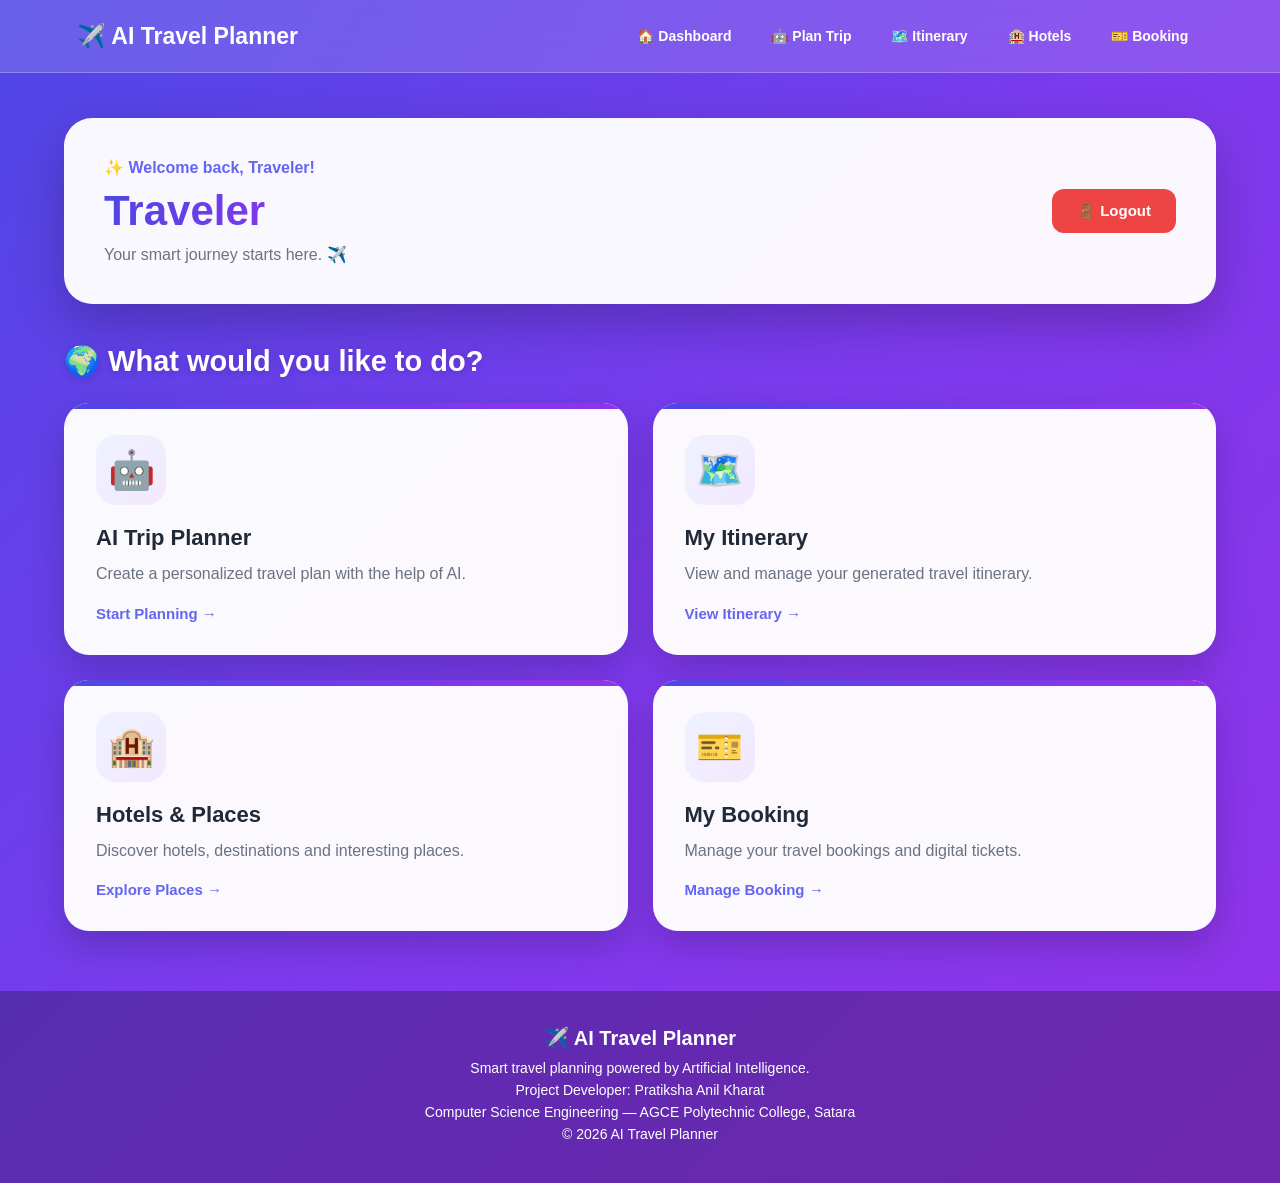
<file: dashboard.html>
<!DOCTYPE html>
<html lang="en">

<head>

<meta charset="UTF-8">
<meta name="viewport" content="width=device-width, initial-scale=1.0">

<title>AI Travel Planner - Dashboard</title>

<style>

*{
    margin:0;
    padding:0;
    box-sizing:border-box;
}

body{
    font-family:Arial,Helvetica,sans-serif;
    min-height:100vh;
    background:
    linear-gradient(135deg,#4f46e5,#7c3aed,#9333ea);
    color:#1f2937;
}


/* NAVBAR */

.navbar{
    width:100%;
    padding:18px 6%;

    display:flex;
    justify-content:space-between;
    align-items:center;

    background:rgba(255,255,255,0.14);
    backdrop-filter:blur(18px);

    border-bottom:1px solid rgba(255,255,255,0.25);
}

.logo{
    color:white;
    font-size:23px;
    font-weight:bold;
}

.navbar nav{
    display:flex;
    gap:10px;
    flex-wrap:wrap;
}

.navbar nav a{
    color:white;
    text-decoration:none;

    padding:10px 15px;

    border-radius:10px;

    font-size:14px;
    font-weight:bold;

    transition:0.3s;
}

.navbar nav a:hover{
    background:rgba(255,255,255,0.2);
    transform:translateY(-2px);
}


/* MAIN */

.dashboard{
    width:90%;
    max-width:1200px;

    margin:45px auto;
}


/* WELCOME CARD */

.dashboard-header{

    display:flex;
    justify-content:space-between;
    align-items:center;

    padding:40px;

    border-radius:28px;

    background:rgba(255,255,255,0.96);

    box-shadow:
    0 20px 50px rgba(0,0,0,0.22);

    margin-bottom:40px;
}

.welcome-text{
    color:#6366f1;
    font-weight:bold;
    font-size:16px;
    margin-bottom:10px;
}

.dashboard-header h1{
    font-size:42px;

    background:
    linear-gradient(90deg,#4f46e5,#9333ea);

    -webkit-background-clip:text;
    -webkit-text-fill-color:transparent;

    margin-bottom:10px;
}

.dashboard-header p:last-child{
    color:#6b7280;
    font-size:16px;
}


/* LOGOUT */

.logout-btn{

    padding:13px 25px;

    border:none;
    border-radius:12px;

    background:#ef4444;
    color:white;

    font-size:15px;
    font-weight:bold;

    cursor:pointer;

    transition:0.3s;
}

.logout-btn:hover{
    background:#dc2626;
    transform:translateY(-3px);

    box-shadow:
    0 8px 20px rgba(239,68,68,0.35);
}


/* TITLE */

.dashboard-section h2{

    color:white;

    font-size:29px;

    margin-bottom:25px;

    text-shadow:
    0 2px 8px rgba(0,0,0,0.15);
}


/* CARDS GRID */

.dashboard-grid{

    display:grid;

    grid-template-columns:
    repeat(2,1fr);

    gap:25px;
}


/* CARD */

.dashboard-card{

    position:relative;

    padding:32px;

    min-height:230px;

    background:
    rgba(255,255,255,0.97);

    border-radius:25px;

    text-decoration:none;

    color:#1f2937;

    overflow:hidden;

    box-shadow:
    0 15px 35px rgba(0,0,0,0.18);

    transition:
    transform 0.3s,
    box-shadow 0.3s;
}


/* TOP LINE */

.dashboard-card::before{

    content:"";

    position:absolute;

    top:0;
    left:0;

    width:100%;
    height:6px;

    background:
    linear-gradient(
        90deg,
        #4f46e5,
        #9333ea
    );
}


/* HOVER */

.dashboard-card:hover{

    transform:
    translateY(-10px)
    scale(1.01);

    box-shadow:
    0 25px 50px rgba(0,0,0,0.25);
}


/* ICON */

.dashboard-icon{

    width:70px;
    height:70px;

    display:flex;
    align-items:center;
    justify-content:center;

    border-radius:20px;

    background:
    linear-gradient(
        135deg,
        #eef2ff,
        #f3e8ff
    );

    font-size:38px;

    margin-bottom:20px;
}


/* CARD TITLE */

.dashboard-card h3{

    font-size:22px;

    margin-bottom:10px;
}


/* CARD TEXT */

.dashboard-card p{

    color:#6b7280;

    line-height:1.6;

    margin-bottom:18px;

    max-width:420px;
}


/* CARD LINK */

.dashboard-card span{

    color:#6366f1;

    font-weight:bold;

    font-size:15px;
}


/* FOOTER */

.footer{

    margin-top:60px;

    padding:35px 20px;

    text-align:center;

    background:
    rgba(0,0,0,0.25);

    color:white;
}

.footer h3{
    font-size:20px;
    margin-bottom:10px;
}

.footer p{
    margin:6px 0;
    font-size:14px;
}


/* MOBILE */

@media(max-width:800px){

    .navbar{

        flex-direction:column;

        gap:15px;

        padding:18px 15px;
    }

    .navbar nav{

        justify-content:center;

        gap:5px;
    }

    .dashboard{

        width:92%;

        margin:25px auto;
    }

    .dashboard-header{

        flex-direction:column;

        align-items:flex-start;

        gap:25px;

        padding:28px;
    }

    .dashboard-header h1{

        font-size:32px;
    }

    .dashboard-grid{

        grid-template-columns:1fr;
    }

}

</style>

</head>


<body>


<!-- NAVBAR -->

<header class="navbar">

    <div class="logo">
        ✈️ AI Travel Planner
    </div>

    <nav>

        <a href="dashboard.html">
            🏠 Dashboard
        </a>

        <a href="planner.html">
            🤖 Plan Trip
        </a>

        <a href="itinerary.html">
            🗺️ Itinerary
        </a>

        <a href="hotels.html">
            🏨 Hotels
        </a>

        <a href="booking.html">
            🎫 Booking
        </a>

    </nav>

</header>


<!-- DASHBOARD -->

<main class="dashboard">


    <!-- WELCOME -->

    <section class="dashboard-header">

        <div>

            <p class="welcome-text">
                ✨ Welcome back, Traveler!
            </p>

            <h1 id="userName">
                Traveler
            </h1>

            <p>
                Your smart journey starts here. ✈️
            </p>

        </div>


        <button
            class="logout-btn"
            onclick="logout()">

            🚪 Logout

        </button>

    </section>



    <!-- QUICK ACTIONS -->

    <section class="dashboard-section">

        <h2>
            🌍 What would you like to do?
        </h2>


        <div class="dashboard-grid">


            <!-- PLANNER -->

            <a
                href="planner.html"
                class="dashboard-card">

                <div class="dashboard-icon">
                    🤖
                </div>

                <h3>
                    AI Trip Planner
                </h3>

                <p>
                    Create a personalized travel plan
                    with the help of AI.
                </p>

                <span>
                    Start Planning →
                </span>

            </a>



            <!-- ITINERARY -->

            <a
                href="itinerary.html"
                class="dashboard-card">

                <div class="dashboard-icon">
                    🗺️
                </div>

                <h3>
                    My Itinerary
                </h3>

                <p>
                    View and manage your generated
                    travel itinerary.
                </p>

                <span>
                    View Itinerary →
                </span>

            </a>



            <!-- HOTELS -->

            <a
                href="hotels.html"
                class="dashboard-card">

                <div class="dashboard-icon">
                    🏨
                </div>

                <h3>
                    Hotels & Places
                </h3>

                <p>
                    Discover hotels, destinations
                    and interesting places.
                </p>

                <span>
                    Explore Places →
                </span>

            </a>



            <!-- BOOKING -->

            <a
                href="booking.html"
                class="dashboard-card">

                <div class="dashboard-icon">
                    🎫
                </div>

                <h3>
                    My Booking
                </h3>

                <p>
                    Manage your travel bookings
                    and digital tickets.
                </p>

                <span>
                    Manage Booking →
                </span>

            </a>


        </div>

    </section>

</main>



<!-- FOOTER -->

<footer class="footer">

    <h3>
        ✈️ AI Travel Planner
    </h3>

    <p>
        Smart travel planning powered by Artificial Intelligence.
    </p>

    <p>
        Project Developer: Pratiksha Anil Kharat
    </p>

    <p>
        Computer Science Engineering —
        AGCE Polytechnic College, Satara
    </p>

    <p>
        © 2026 AI Travel Planner
    </p>

</footer>



<!-- USER LOGIN -->

<script>

const userData =
localStorage.getItem("travelUser");


if(userData){

    try{

        const user =
        JSON.parse(userData);

        if(user.name){

            document
            .getElementById("userName")
            .textContent =
            user.name;

        }

    }
    catch(error){

        console.log(error);

    }

}


/* LOGOUT */

function logout(){

    localStorage.removeItem("travelUser");

    window.location.href =
    "login.html";

}

</script>


</body>

</html>
</file>
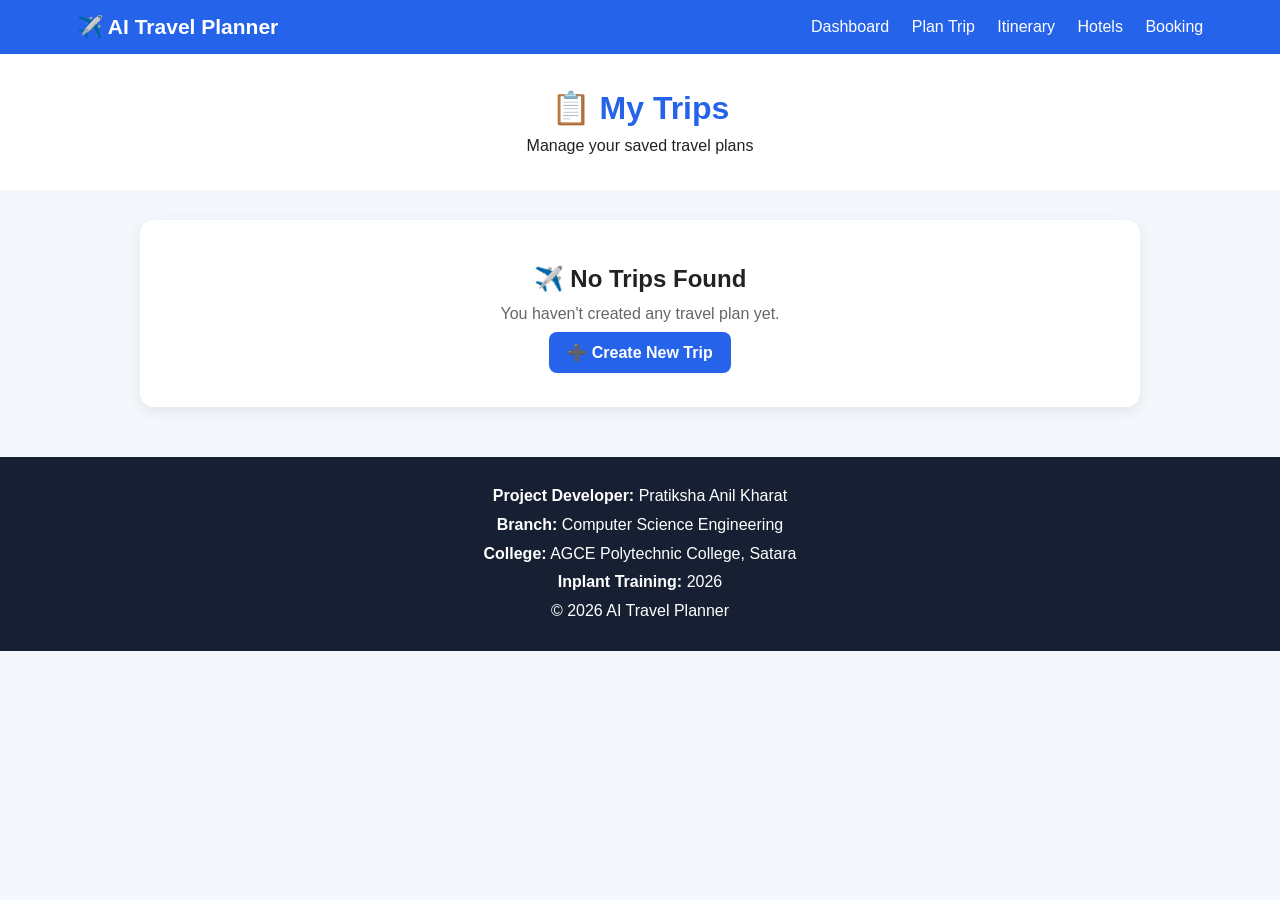
<file: my-trips.html>
<!DOCTYPE html>
<html lang="en">
<head>
    <meta charset="UTF-8">
    <meta name="viewport" content="width=device-width, initial-scale=1.0">

    <title>AI Travel Planner - My Trips</title>

    <style>
        * {
            box-sizing: border-box;
            margin: 0;
            padding: 0;
        }

        body {
            font-family: Arial, sans-serif;
            background: #f4f7fb;
            color: #222;
        }

        nav {
            background: #2563eb;
            padding: 15px 6%;
            display: flex;
            justify-content: space-between;
            align-items: center;
            color: white;
        }

        .logo {
            font-size: 21px;
            font-weight: bold;
        }

        nav a {
            color: white;
            text-decoration: none;
            margin-left: 18px;
        }

        .header {
            background: white;
            text-align: center;
            padding: 35px 20px;
        }

        .header h1 {
            color: #2563eb;
            margin-bottom: 10px;
        }

        .container {
            width: 92%;
            max-width: 1000px;
            margin: 30px auto;
        }

        .trip-card {
            background: white;
            padding: 25px;
            margin-bottom: 20px;
            border-radius: 14px;
            box-shadow: 0 4px 15px rgba(0,0,0,0.08);
        }

        .trip-card h2 {
            color: #2563eb;
            margin-bottom: 15px;
        }

        .trip-info {
            display: grid;
            grid-template-columns: repeat(2, 1fr);
            gap: 12px;
            margin-bottom: 20px;
        }

        .info-box {
            background: #f1f5ff;
            padding: 12px;
            border-radius: 8px;
        }

        .info-box strong {
            display: block;
            color: #2563eb;
            margin-bottom: 5px;
        }

        .buttons {
            display: flex;
            gap: 10px;
            flex-wrap: wrap;
        }

        .btn {
            border: none;
            padding: 12px 18px;
            border-radius: 8px;
            background: #2563eb;
            color: white;
            text-decoration: none;
            font-weight: bold;
            cursor: pointer;
        }

        .btn:hover {
            background: #1d4ed8;
        }

        .delete-btn {
            background: #dc2626;
        }

        .delete-btn:hover {
            background: #b91c1c;
        }

        .empty {
            background: white;
            padding: 45px 20px;
            text-align: center;
            border-radius: 14px;
            box-shadow: 0 4px 15px rgba(0,0,0,0.08);
        }

        .empty h2 {
            margin-bottom: 12px;
        }

        .empty p {
            color: #666;
            margin-bottom: 20px;
        }

        footer {
            margin-top: 50px;
            background: #172033;
            color: white;
            text-align: center;
            padding: 25px;
            line-height: 1.8;
        }

        @media (max-width: 700px) {

            nav {
                flex-direction: column;
                gap: 12px;
            }

            nav a {
                margin: 5px;
            }

            .trip-info {
                grid-template-columns: 1fr;
            }
        }
    </style>
</head>

<body>

<nav>

    <div class="logo">
        ✈️ AI Travel Planner
    </div>

    <div>
        <a href="dashboard.html">Dashboard</a>
        <a href="planner.html">Plan Trip</a>
        <a href="itinerary.html">Itinerary</a>
        <a href="hotels.html">Hotels</a>
        <a href="booking.html">Booking</a>
    </div>

</nav>


<div class="header">

    <h1>📋 My Trips</h1>

    <p>Manage your saved travel plans</p>

</div>


<div class="container">

    <div id="tripsContainer"></div>

</div>


<footer>

    <p>
        <strong>Project Developer:</strong>
        Pratiksha Anil Kharat
    </p>

    <p>
        <strong>Branch:</strong>
        Computer Science Engineering
    </p>

    <p>
        <strong>College:</strong>
        AGCE Polytechnic College, Satara
    </p>

    <p>
        <strong>Inplant Training:</strong>
        2026
    </p>

    <p>
        © 2026 AI Travel Planner
    </p>

</footer>


<script>

function loadTrip() {

    const container =
        document.getElementById("tripsContainer");

    const trip =
        JSON.parse(localStorage.getItem("aiTravelTrip"));


    if (!trip) {

        container.innerHTML = `

            <div class="empty">

                <h2>✈️ No Trips Found</h2>

                <p>
                    You haven't created any travel plan yet.
                </p>

                <a href="planner.html" class="btn">
                    ➕ Create New Trip
                </a>

            </div>

        `;

        return;
    }


    container.innerHTML = `

        <div class="trip-card">

            <h2>
                🌍 ${trip.destination || "My Trip"}
            </h2>

            <div class="trip-info">

                <div class="info-box">

                    <strong>📍 Destination</strong>

                    ${trip.destination || "N/A"}

                </div>


                <div class="info-box">

                    <strong>📅 Start Date</strong>

                    ${trip.startDate || "N/A"}

                </div>


                <div class="info-box">

                    <strong>📅 End Date</strong>

                    ${trip.endDate || "N/A"}

                </div>


                <div class="info-box">

                    <strong>👥 Travelers</strong>

                    ${trip.travelers || "N/A"}

                </div>


                <div class="info-box">

                    <strong>💰 Budget</strong>

                    ₹${trip.budget || "N/A"}

                </div>


                <div class="info-box">

                    <strong>🎒 Travel Style</strong>

                    ${trip.travelStyle || "N/A"}

                </div>

            </div>


            <div class="buttons">

                <a href="itinerary.html" class="btn">
                    🗺️ View Itinerary
                </a>

                <a href="hotels.html" class="btn">
                    🏨 Find Hotels
                </a>

                <button
                    class="btn delete-btn"
                    onclick="deleteTrip()">
                    🗑️ Delete Trip
                </button>

            </div>

        </div>

    `;
}



function deleteTrip() {

    const confirmDelete =
        confirm("Are you sure you want to delete this trip?");


    if (!confirmDelete) {
        return;
    }


    localStorage.removeItem("aiTravelTrip");


    alert("✅ Trip deleted successfully!");


    loadTrip();

}


loadTrip();

</script>

</body>
</html>
</file>
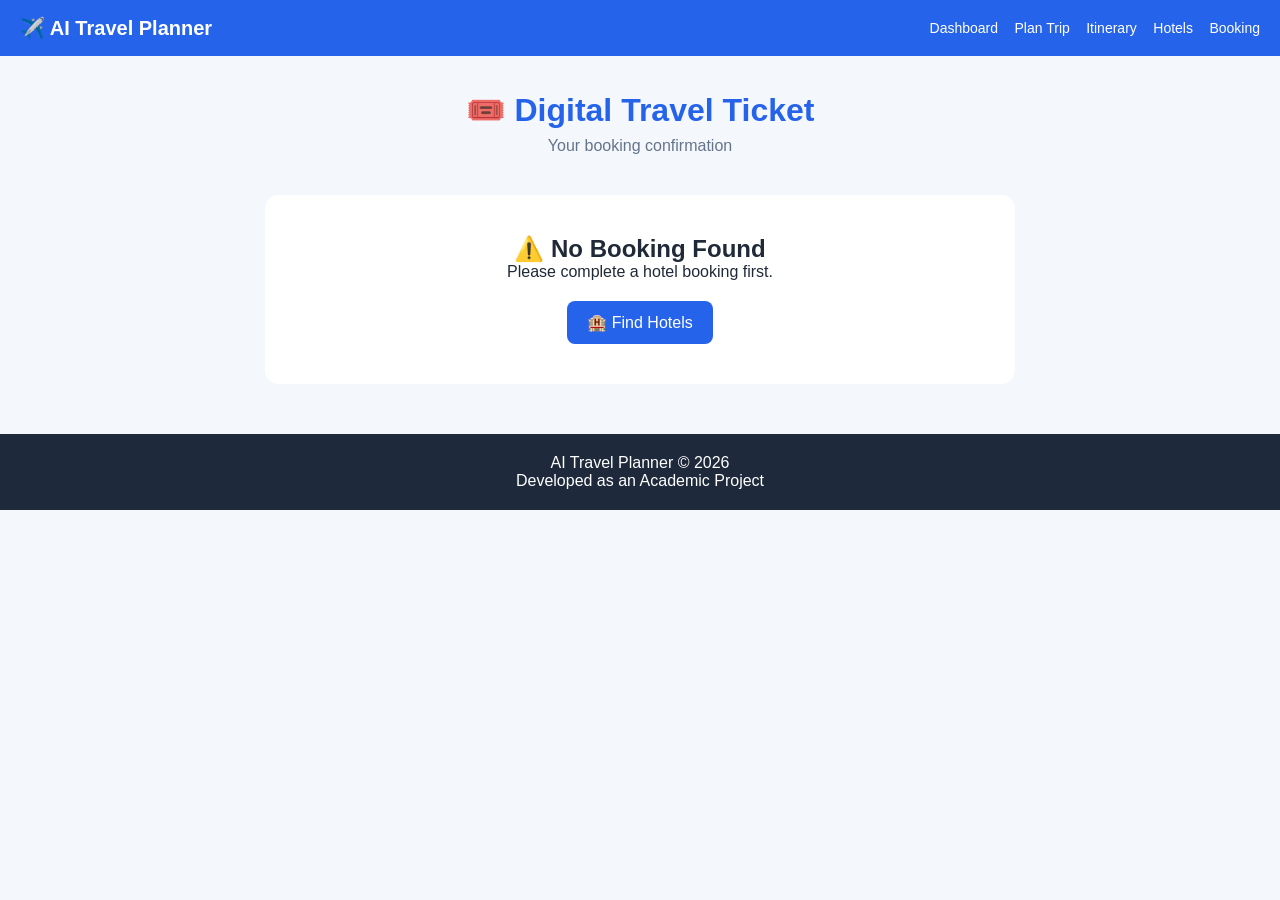
<file: ticket.html>
<!DOCTYPE html>
<html lang="en">
<head>
    <meta charset="UTF-8">
    <meta name="viewport" content="width=device-width, initial-scale=1.0">

    <title>Digital Ticket - AI Travel Planner</title>

    <style>
        * {
            box-sizing: border-box;
            margin: 0;
            padding: 0;
        }

        body {
            font-family: Arial, sans-serif;
            background: #f4f7fb;
            color: #1f2937;
        }

        nav {
            background: #2563eb;
            color: white;
            padding: 16px 20px;
            display: flex;
            justify-content: space-between;
            align-items: center;
            flex-wrap: wrap;
        }

        .logo {
            font-size: 20px;
            font-weight: bold;
        }

        nav a {
            color: white;
            text-decoration: none;
            margin-left: 12px;
            font-size: 14px;
        }

        .header {
            text-align: center;
            padding: 35px 20px 20px;
        }

        .header h1 {
            color: #2563eb;
            margin-bottom: 8px;
        }

        .header p {
            color: #64748b;
        }

        .container {
            width: 92%;
            max-width: 750px;
            margin: 20px auto 50px;
        }

        .ticket {
            background: white;
            border-radius: 16px;
            overflow: hidden;
            box-shadow: 0 5px 20px rgba(0,0,0,0.10);
        }

        .ticket-header {
            background: #2563eb;
            color: white;
            text-align: center;
            padding: 25px;
        }

        .ticket-header h2 {
            margin-bottom: 8px;
        }

        .ticket-body {
            padding: 25px;
        }

        .booking-id {
            background: #eff6ff;
            padding: 16px;
            text-align: center;
            border-radius: 10px;
            margin-bottom: 22px;
        }

        .booking-id p {
            margin-bottom: 5px;
            color: #64748b;
        }

        .booking-id strong {
            color: #2563eb;
            font-size: 20px;
        }

        .details {
            display: grid;
            grid-template-columns: 1fr 1fr;
            gap: 15px;
        }

        .detail-box {
            background: #f8fafc;
            padding: 15px;
            border-radius: 10px;
        }

        .detail-box strong {
            display: block;
            color: #2563eb;
            margin-bottom: 6px;
        }

        .ticket-footer {
            border-top: 2px dashed #cbd5e1;
            padding: 20px;
            text-align: center;
            color: #64748b;
        }

        .confirmed {
            color: #16a34a;
            font-weight: bold;
            margin-bottom: 7px;
        }

        .actions {
            display: flex;
            justify-content: center;
            gap: 12px;
            flex-wrap: wrap;
            margin-top: 25px;
        }

        .print-btn,
        .home-btn {
            border: none;
            padding: 14px 24px;
            border-radius: 9px;
            color: white;
            font-size: 16px;
            font-weight: bold;
            cursor: pointer;
            text-decoration: none;
        }

        .print-btn {
            background: #2563eb;
        }

        .home-btn {
            background: #475569;
        }

        .empty {
            background: white;
            padding: 40px 20px;
            text-align: center;
            border-radius: 14px;
        }

        .empty a {
            display: inline-block;
            margin-top: 20px;
            padding: 12px 20px;
            background: #2563eb;
            color: white;
            text-decoration: none;
            border-radius: 8px;
        }

        footer {
            background: #1e293b;
            color: white;
            text-align: center;
            padding: 20px;
        }

        @media(max-width: 600px) {
            .details {
                grid-template-columns: 1fr;
            }

            nav a {
                font-size: 12px;
                margin-left: 6px;
            }
        }

        /* PRINT */
        @media print {

            nav,
            .header,
            .actions,
            footer {
                display: none !important;
            }

            body {
                background: white;
            }

            .container {
                width: 100%;
                max-width: 100%;
                margin: 0;
            }

            .ticket {
                box-shadow: none;
                border: 1px solid #ddd;
            }
        }
    </style>
</head>

<body>

<nav>

    <div class="logo">
        ✈️ AI Travel Planner
    </div>

    <div>
        <a href="dashboard.html">Dashboard</a>
        <a href="planner.html">Plan Trip</a>
        <a href="itinerary.html">Itinerary</a>
        <a href="hotels.html">Hotels</a>
        <a href="booking.html">Booking</a>
    </div>

</nav>


<div class="header">

    <h1>🎟️ Digital Travel Ticket</h1>

    <p>Your booking confirmation</p>

</div>


<div class="container">

    <div id="ticketContainer"></div>

</div>


<footer>

    <p>AI Travel Planner © 2026</p>
    <p>Developed as an Academic Project</p>

</footer>


<script>

const ticketContainer =
    document.getElementById("ticketContainer");

const bookingData =
    localStorage.getItem("travelBooking");


if (!bookingData) {

    ticketContainer.innerHTML = `

        <div class="empty">

            <h2>⚠️ No Booking Found</h2>

            <p>
                Please complete a hotel booking first.
            </p>

            <a href="hotels.html">
                🏨 Find Hotels
            </a>

        </div>

    `;

} else {

    const booking =
        JSON.parse(bookingData);

    ticketContainer.innerHTML = `

        <div class="ticket">

            <div class="ticket-header">

                <h2>✈️ AI Travel Planner</h2>

                <p>Digital Booking Confirmation</p>

            </div>


            <div class="ticket-body">

                <div class="booking-id">

                    <p>Booking ID</p>

                    <strong>
                        ${booking.bookingId || "AIP000000"}
                    </strong>

                </div>


                <div class="details">

                    <div class="detail-box">
                        <strong>👤 Passenger Name</strong>
                        ${booking.fullName || "Not Available"}
                    </div>


                    <div class="detail-box">
                        <strong>🌍 Destination</strong>
                        ${booking.destination || "Not Available"}
                    </div>


                    <div class="detail-box">
                        <strong>🏨 Hotel</strong>
                        ${booking.hotel || "Not Available"}
                    </div>


                    <div class="detail-box">
                        <strong>📧 Email</strong>
                        ${booking.email || "Not Available"}
                    </div>


                    <div class="detail-box">
                        <strong>📱 Mobile</strong>
                        ${booking.mobile || "Not Available"}
                    </div>


                    <div class="detail-box">
                        <strong>📅 Check-in</strong>
                        ${booking.checkIn || "Not Available"}
                    </div>


                    <div class="detail-box">
                        <strong>📅 Check-out</strong>
                        ${booking.checkOut || "Not Available"}
                    </div>


                    <div class="detail-box">
                        <strong>👥 Guests</strong>
                        ${booking.guests || "Not Available"}
                    </div>


                    <div class="detail-box">
                        <strong>🛏️ Rooms</strong>
                        ${booking.rooms || "Not Available"}
                    </div>

                </div>

            </div>


            <div class="ticket-footer">

                <p class="confirmed">
                    ✅ Booking Confirmed
                </p>

                <p>
                    Please keep this digital ticket for your reference.
                </p>

            </div>

        </div>


        <div class="actions">

            <button
                type="button"
                class="print-btn"
                onclick="printTicket()"
            >
                🖨️ Print Ticket
            </button>


            <a
                href="dashboard.html"
                class="home-btn"
            >
                🏠 Dashboard
            </a>

        </div>

    `;
}


function printTicket() {

    const ticket = document.querySelector(".ticket");

    if (!ticket) {
        alert("Ticket not found.");
        return;
    }

    const oldActions = document.querySelector(".actions");

    if (oldActions) {
        oldActions.style.display = "none";
    }

    window.print();

    setTimeout(function () {
        if (oldActions) {
            oldActions.style.display = "flex";
        }
    }, 1000);
}
</script>

</body>
</html>
</file>
